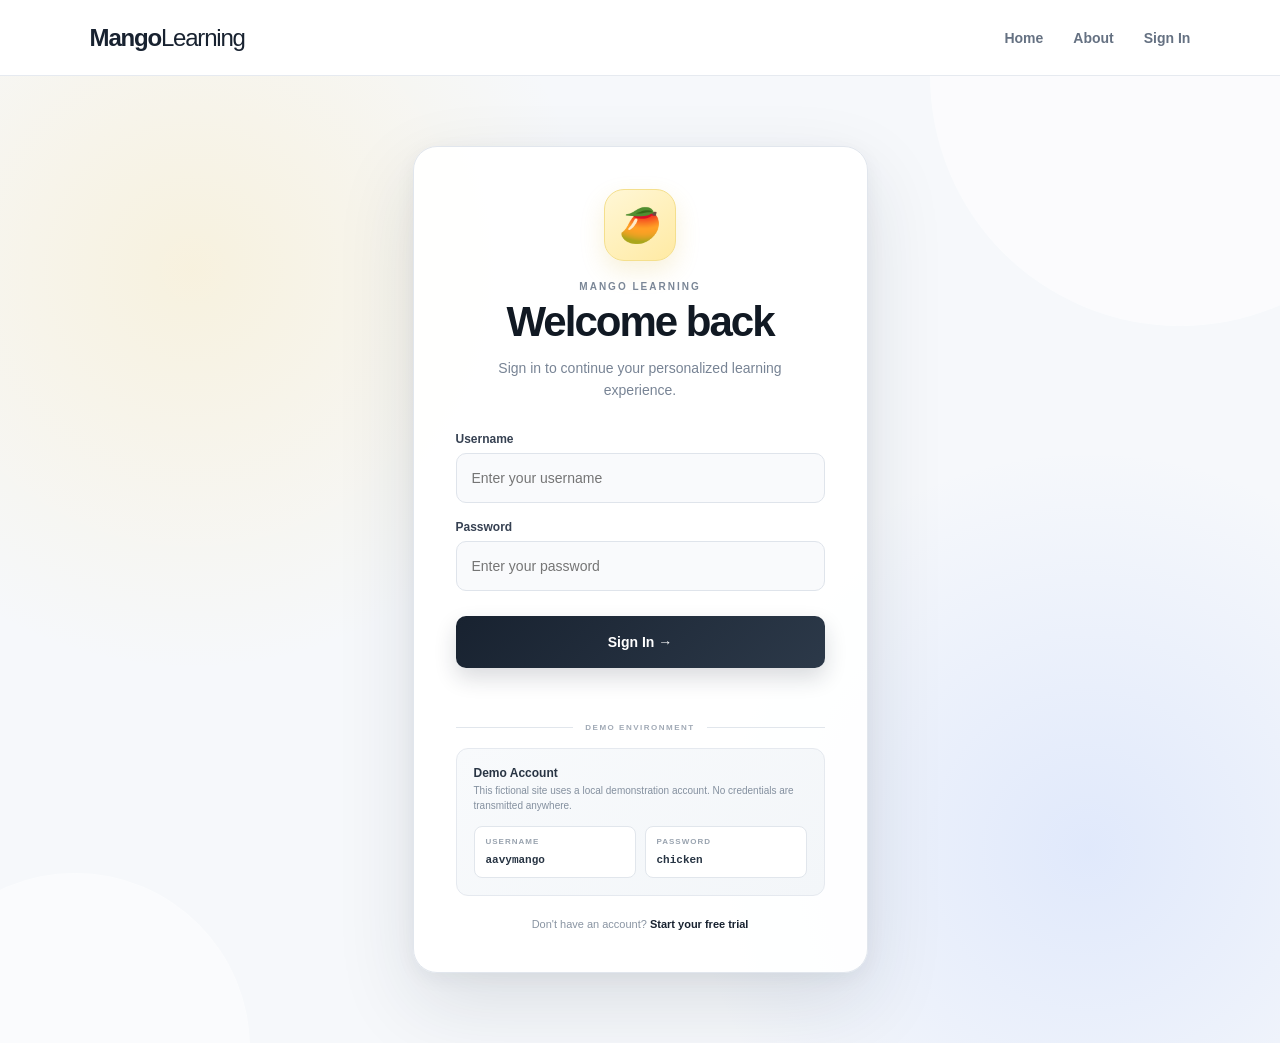
<file: index.html>
<!DOCTYPE html>
<html lang="en">

<head>

    <meta charset="UTF-8">

    <meta name="viewport"
          content="width=device-width, initial-scale=1.0">

    <title>Sign In | MangoLearning</title>


    <style>

        * {
            box-sizing: border-box;
        }

        html {
            scroll-behavior: smooth;
        }

        body {
            margin: 0;

            font-family:
                Inter,
                Arial,
                Helvetica,
                sans-serif;

            color: #182230;

            background: #f6f8fb;
        }

        a {
            text-decoration: none;
            color: inherit;
        }


        /* NAVBAR */

        .navbar {
            height: 76px;

            padding: 0 7%;

            display: flex;
            align-items: center;
            justify-content: space-between;

            background: rgba(255,255,255,.94);

            border-bottom:
                1px solid #e6eaf0;

            position: sticky;
            top: 0;

            z-index: 100;

            backdrop-filter: blur(14px);
        }


        .logo {
            font-size: 24px;

            font-weight: 850;

            letter-spacing: -1.2px;
        }


        .logo span {
            font-weight: 400;
        }


        .navbar nav {
            display: flex;
            gap: 30px;
        }


        .navbar nav a {
            color: #657182;

            font-size: 14px;

            font-weight: 700;

            transition: color .2s ease;
        }


        .navbar nav a:hover {
            color: #182230;
        }


        /* LOGIN BACKGROUND */

        .login-container {

            min-height:
                calc(100vh - 76px);

            display: flex;

            align-items: center;
            justify-content: center;

            padding: 70px 20px;

            position: relative;

            overflow: hidden;

            background:

                radial-gradient(
                    circle at 15% 20%,
                    rgba(255,211,92,.18),
                    transparent 30%
                ),

                radial-gradient(
                    circle at 85% 80%,
                    rgba(91,140,255,.14),
                    transparent 30%
                ),

                #f6f8fb;
        }


        .login-container::before {

            content: "";

            position: absolute;

            width: 500px;
            height: 500px;

            border-radius: 50%;

            background:
                rgba(255,255,255,.55);

            top: -250px;
            right: -150px;

            pointer-events: none;
        }


        .login-container::after {

            content: "";

            position: absolute;

            width: 350px;
            height: 350px;

            border-radius: 50%;

            background:
                rgba(255,255,255,.5);

            bottom: -180px;
            left: -100px;

            pointer-events: none;
        }


        /* CARD */

        .login-card {

            width: 100%;

            max-width: 455px;

            padding: 42px;

            position: relative;

            z-index: 2;

            background:
                rgba(255,255,255,.96);

            border:
                1px solid #e1e6ed;

            border-radius: 24px;

            box-shadow:

                0 30px 80px
                rgba(28,40,58,.12),

                0 5px 20px
                rgba(28,40,58,.05);

            text-align: center;

            animation:
                loginEnter .55s
                cubic-bezier(.2,.8,.2,1);
        }


        @keyframes loginEnter {

            from {
                opacity: 0;

                transform:
                    translateY(25px)
                    scale(.97);
            }

            to {
                opacity: 1;

                transform:
                    translateY(0)
                    scale(1);
            }

        }


        /* ICON */

        .login-icon {

            width: 72px;
            height: 72px;

            margin:
                0 auto 20px;

            display: flex;

            align-items: center;
            justify-content: center;

            background:
                linear-gradient(
                    145deg,
                    #fff7d6,
                    #ffeaa3
                );

            border:
                1px solid #f4df8d;

            border-radius: 20px;

            font-size: 34px;

            box-shadow:
                0 10px 25px
                rgba(218,176,48,.18);

            animation:
                mangoFloat 3s
                ease-in-out infinite;
        }


        @keyframes mangoFloat {

            0%, 100% {
                transform:
                    translateY(0);
            }

            50% {
                transform:
                    translateY(-5px);
            }

        }


        /* TEXT */

        .eyebrow {

            color: #7b8797;

            font-size: 10px;

            letter-spacing: 2px;

            font-weight: 900;

            margin-bottom: 8px;
        }


        .login-card h1 {

            margin: 0;

            color: #111923;

            font-size: 42px;

            font-weight: 850;

            letter-spacing: -2px;

            line-height: 1.05;
        }


        .subtitle {

            max-width: 330px;

            margin:
                13px auto 30px;

            color: #788495;

            font-size: 14px;

            line-height: 1.6;
        }


        /* FORM */

        #loginForm {
            text-align: left;
        }


        #loginForm label {

            display: block;

            margin:
                17px 0 7px;

            color: #364152;

            font-size: 12px;

            font-weight: 800;
        }


        #loginForm input {

            width: 100%;

            height: 50px;

            padding:
                0 15px;

            background: #f9fafc;

            color: #182230;

            border:
                1px solid #dfe4eb;

            border-radius: 10px;

            outline: none;

            font-family: inherit;

            font-size: 14px;

            transition:
                background .2s ease,
                border-color .2s ease,
                box-shadow .2s ease;
        }


        #loginForm input:focus {

            background: white;

            border-color: #182230;

            box-shadow:
                0 0 0 4px
                rgba(24,34,48,.07);
        }


        /* BUTTON */

        #loginForm button {

            width: 100%;

            height: 52px;

            margin-top: 25px;

            border: none;

            border-radius: 10px;

            background:
                linear-gradient(
                    135deg,
                    #182230,
                    #2c3949
                );

            color: white;

            font-family: inherit;

            font-size: 14px;

            font-weight: 800;

            cursor: pointer;

            box-shadow:
                0 10px 22px
                rgba(24,34,48,.16);

            transition:
                transform .2s ease,
                box-shadow .2s ease;
        }


        #loginForm button:hover {

            transform:
                translateY(-2px);

            box-shadow:
                0 15px 30px
                rgba(24,34,48,.22);
        }


        /* ERROR */

        .error-message {

            min-height: 18px;

            margin:
                11px 0 0;

            color: #c0392b;

            font-size: 12px;

            font-weight: 700;
        }


        /* DIVIDER */

        .login-divider {

            display: flex;

            align-items: center;

            gap: 12px;

            margin:
                26px 0 16px;

            color: #a1aab6;

            font-size: 8px;

            font-weight: 900;

            letter-spacing: 1.5px;
        }


        .login-divider::before,
        .login-divider::after {

            content: "";

            height: 1px;

            flex: 1;

            background: #e1e6ec;
        }


        /* DEMO BOX */

        .demo-box {

            padding: 17px;

            text-align: left;

            background:
                linear-gradient(
                    145deg,
                    #f8fafc,
                    #f3f6f9
                );

            border:
                1px solid #e5e9ef;

            border-radius: 12px;
        }


        .demo-box strong {

            display: block;

            color: #293544;

            font-size: 12px;

            margin-bottom: 3px;
        }


        .demo-box p {

            margin:
                0 0 13px;

            color: #84909f;

            font-size: 10px;

            line-height: 1.5;
        }


        .demo-credentials {

            display: grid;

            grid-template-columns:
                1fr 1fr;

            gap: 9px;
        }


        .demo-credentials div {

            padding:
                10px 11px;

            background: white;

            border:
                1px solid #e1e6ec;

            border-radius: 8px;
        }


        .demo-credentials span {

            display: block;

            color: #99a3af;

            font-size: 8px;

            text-transform: uppercase;

            letter-spacing: 1px;

            font-weight: 900;

            margin-bottom: 3px;
        }


        .demo-credentials code {

            color: #273443;

            font-size: 11px;

            font-family: monospace;

            font-weight: 700;
        }


        /* FOOTER */

        .login-footer {

            margin:
                22px 0 0;

            color: #8994a2;

            font-size: 11px;
        }


        .login-footer a {

            color: #182230;

            font-weight: 800;
        }


        /* MOBILE */

        @media (max-width: 520px) {

            .navbar {
                padding: 0 5%;
            }

            .navbar nav {
                gap: 13px;
            }

            .navbar nav a {
                font-size: 11px;
            }

            .login-container {
                padding:
                    35px 15px;
            }

            .login-card {
                padding:
                    32px 22px;

                border-radius: 20px;
            }

            .login-card h1 {
                font-size: 35px;
            }

            .demo-credentials {
                grid-template-columns:
                    1fr;
            }

        }

    </style>

</head>


<body>


<header class="navbar">

    <div class="logo">
        Mango<span>Learning</span>
    </div>


    <nav>

        <a href="index.html">
            Home
        </a>

        <a href="about.html">
            About
        </a>

        <a href="login.html">
            Sign In
        </a>

    </nav>

</header>



<main class="login-container">


    <section class="login-card">


        <div class="login-icon">
            🥭
        </div>


        <p class="eyebrow">
            MANGO LEARNING
        </p>


        <h1>
            Welcome back
        </h1>


        <p class="subtitle">
            Sign in to continue your personalized
            learning experience.
        </p>



        <form id="loginForm">


            <label for="username">
                Username
            </label>


            <input
                type="text"
                id="username"
                placeholder="Enter your username"
                autocomplete="off"
                required
            >


            <label for="password">
                Password
            </label>


            <input
                type="password"
                id="password"
                placeholder="Enter your password"
                required
            >


            <button type="submit">
                Sign In →
            </button>


        </form>



        <p
            id="errorMessage"
            class="error-message">
        </p>



        <div class="login-divider">

            <span>
                DEMO ENVIRONMENT
            </span>

        </div>



        <div class="demo-box">

            <strong>
                Demo Account
            </strong>

            <p>
                This fictional site uses a local demonstration account.
                No credentials are transmitted anywhere.
            </p>


            <div class="demo-credentials">

                <div>

                    <span>
                        Username
                    </span>

                    <code>
                        aavymango
                    </code>

                </div>


                <div>

                    <span>
                        Password
                    </span>

                    <code>
                        chicken
                    </code>

                </div>

            </div>

        </div>



        <p class="login-footer">

            Don't have an account?

            <a href="index.html">
                Start your free trial
            </a>

        </p>


    </section>


</main>



<script>

    /*
     * LOCAL DEMO LOGIN
     */

    const DEMO_USERNAME =
        "aavymango";

    const DEMO_PASSWORD =
        "chicken";


    const form =
        document.getElementById("loginForm");


    const errorMessage =
        document.getElementById("errorMessage");


    form.addEventListener(
        "submit",
        function(event) {

            event.preventDefault();


            const username =
                document
                    .getElementById("username")
                    .value
                    .trim();


            const password =
                document
                    .getElementById("password")
                    .value;


            if (
                username === DEMO_USERNAME &&
                password === DEMO_PASSWORD
            ) {

                /*
                 * Successful login:
                 * send the visitor to the
                 * deployed MangoLearning site.
                 */

                window.location.href =
                    "https://mangolearning.onrender.com";

            }

            else {

                errorMessage.textContent =
                    "Incorrect demo username or password.";

            }

        }
    );

</script>


</body>

</html>
</file>
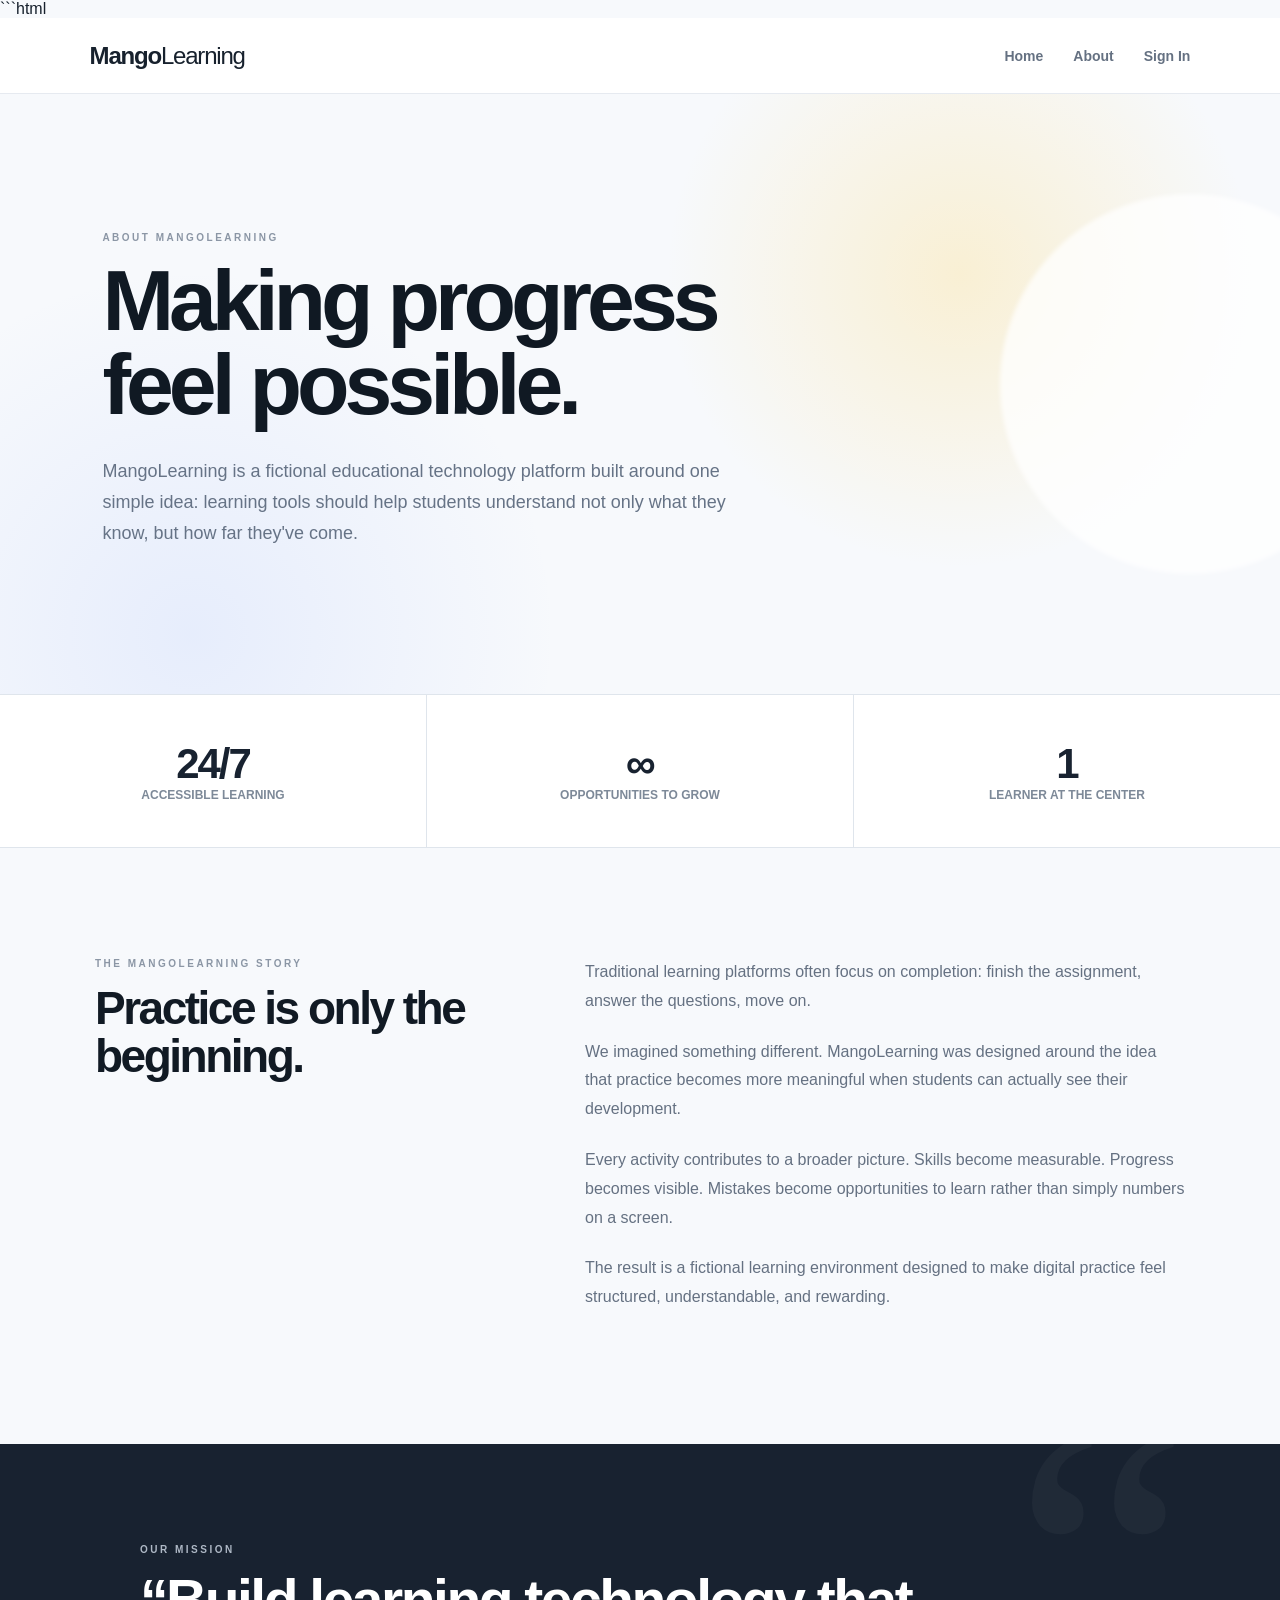
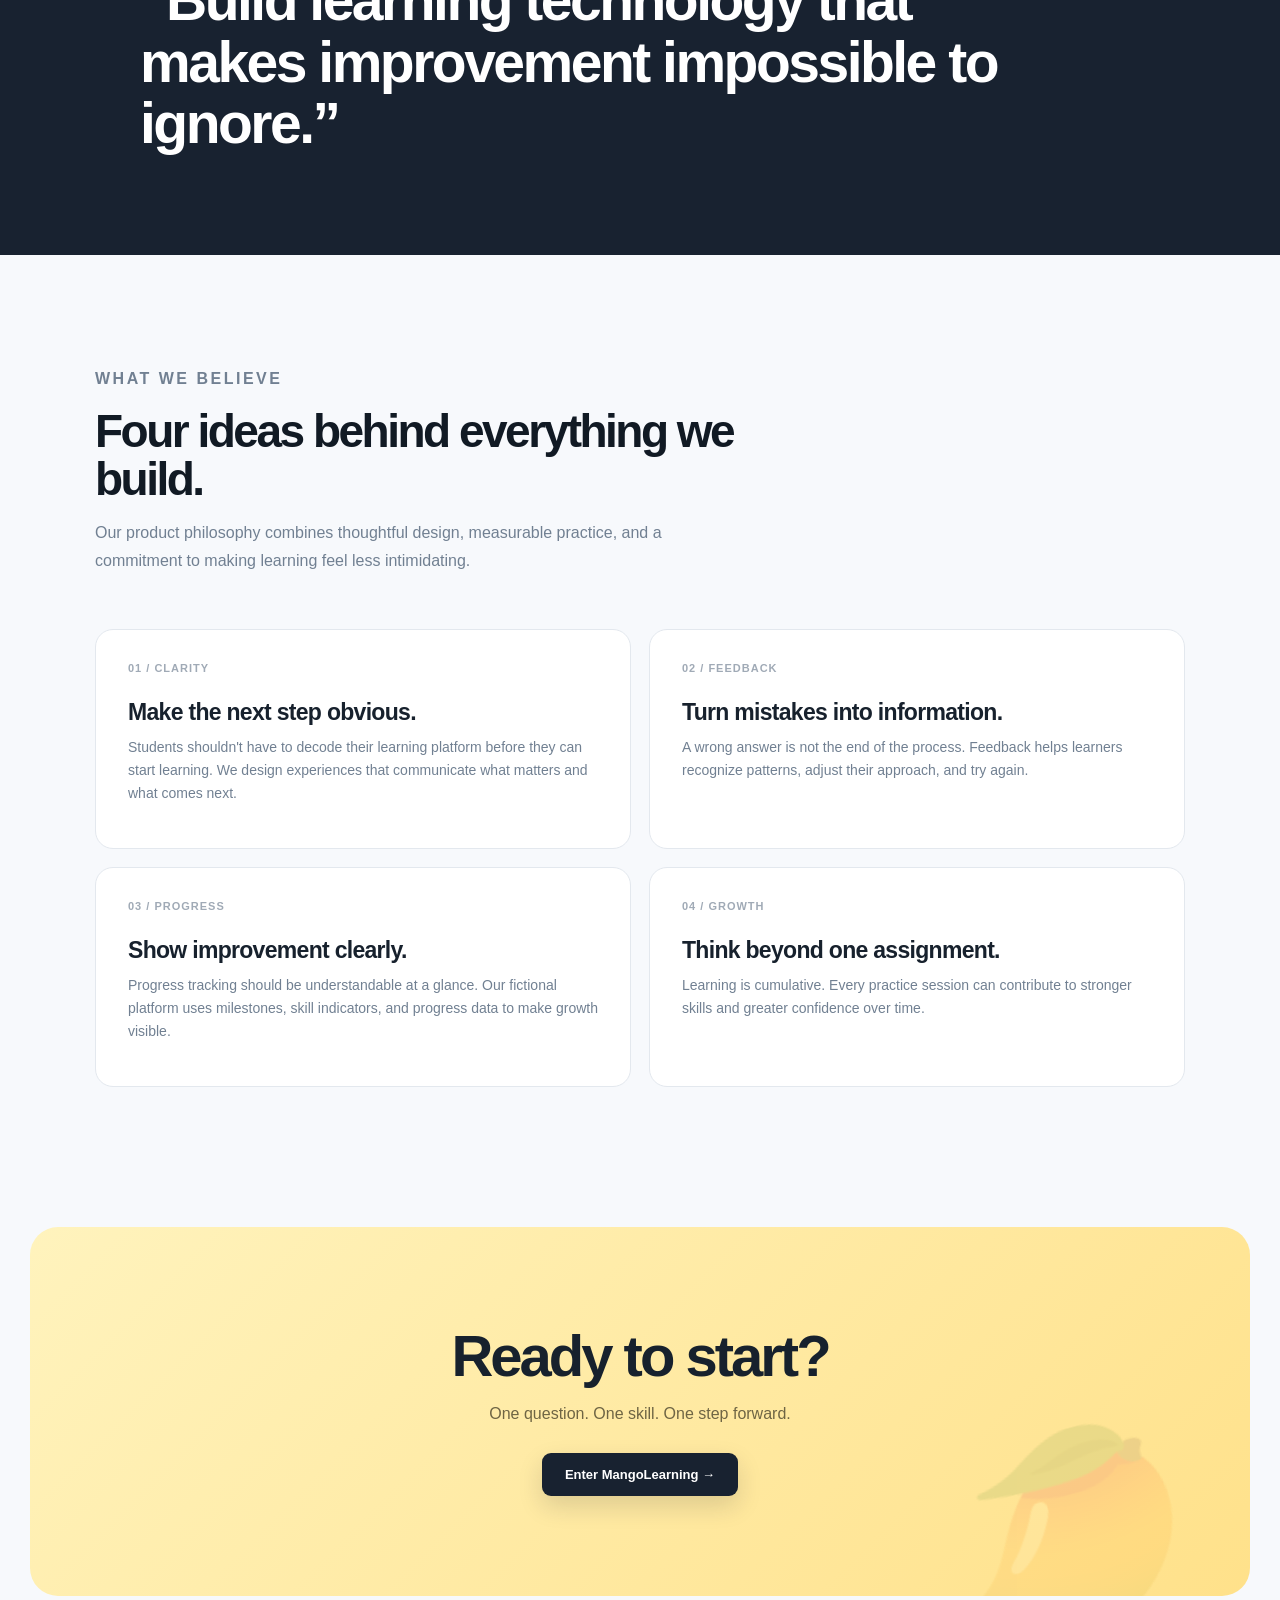
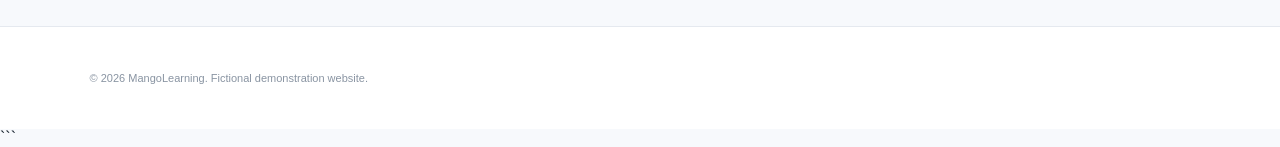
<file: about.html>
```html
<!DOCTYPE html>
<html lang="en">

<head>

    <meta charset="UTF-8">

    <meta name="viewport"
          content="width=device-width, initial-scale=1.0">

    <title>About | MangoLearning</title>


    <style>

        /* =========================================
           RESET
        ========================================= */

        * {
            box-sizing: border-box;
        }

        html {
            scroll-behavior: smooth;
        }

        body {
            margin: 0;

            font-family:
                Inter,
                Arial,
                Helvetica,
                sans-serif;

            color: #17212d;

            background: #f7f9fc;
        }

        a {
            color: inherit;
            text-decoration: none;
        }


        /* =========================================
           NAVBAR
        ========================================= */

        .navbar {
            height: 76px;

            padding: 0 7%;

            display: flex;

            align-items: center;

            justify-content: space-between;

            background: rgba(255,255,255,.92);

            border-bottom:
                1px solid #e6eaf0;

            position: sticky;

            top: 0;

            z-index: 100;

            backdrop-filter: blur(14px);
        }


        .logo {
            font-size: 24px;

            font-weight: 850;

            letter-spacing: -1.2px;
        }


        .logo span {
            font-weight: 400;
        }


        .navbar nav {
            display: flex;

            gap: 30px;
        }


        .navbar nav a {
            color: #657182;

            font-size: 14px;

            font-weight: 700;

            transition:
                color .2s ease;
        }


        .navbar nav a:hover {
            color: #17212d;
        }


        /* =========================================
           HERO
        ========================================= */

        .about-hero {

            min-height: 600px;

            padding:
                110px 8% 100px;

            display: flex;

            flex-direction: column;

            justify-content: center;

            position: relative;

            overflow: hidden;

            background:
                radial-gradient(
                    circle at 75% 30%,
                    rgba(255,211,92,.25),
                    transparent 28%
                ),

                radial-gradient(
                    circle at 15% 90%,
                    rgba(110,150,255,.12),
                    transparent 30%
                ),

                #f7f9fc;
        }


        .hero-glow {

            position: absolute;

            width: 380px;

            height: 380px;

            border-radius: 50%;

            background:
                rgba(255,255,255,.75);

            right: -100px;

            top: 100px;

            filter: blur(2px);

            pointer-events: none;
        }


        .eyebrow {

            margin: 0 0 15px;

            color: #8b96a5;

            font-size: 10px;

            font-weight: 900;

            letter-spacing: 2.5px;
        }


        .about-hero h1 {

            max-width: 850px;

            margin: 0;

            font-size:
                clamp(48px, 7vw, 86px);

            line-height: .98;

            letter-spacing: -5px;

            font-weight: 900;

            color: #101923;
        }


        .hero-highlight {
            position: relative;
            display: inline-block;
        }


        .hero-highlight::after {

            content: "";

            position: absolute;

            height: 9px;

            left: 3px;

            right: 3px;

            bottom: 4px;

            z-index: -1;

            border-radius: 20px;

            background: #ffe28a;
        }


        .about-hero > p:last-child {

            max-width: 650px;

            margin-top: 30px;

            color: #667386;

            font-size: 18px;

            line-height: 1.7;
        }


        /* =========================================
           STATS
        ========================================= */

        .stats {

            display: grid;

            grid-template-columns:
                repeat(3, 1fr);

            gap: 1px;

            background: #dfe5ec;

            border-top:
                1px solid #dfe5ec;

            border-bottom:
                1px solid #dfe5ec;
        }


        .stat {

            padding:
                45px 30px;

            text-align: center;

            background: white;
        }


        .stat-number {

            display: block;

            font-size: 42px;

            font-weight: 900;

            letter-spacing: -2px;

            color: #182230;
        }


        .stat-label {

            margin-top: 5px;

            color: #7d8998;

            font-size: 12px;

            font-weight: 700;
        }


        /* =========================================
           STORY
        ========================================= */

        .section {

            max-width: 1150px;

            margin: auto;

            padding:
                110px 30px;
        }


        .story-grid {

            display: grid;

            grid-template-columns:
                .8fr 1.2fr;

            gap: 90px;

            align-items: start;
        }


        .section h2 {

            margin: 0;

            color: #111a24;

            font-size: 46px;

            line-height: 1.05;

            letter-spacing: -2.5px;
        }


        .story-content p {

            color: #657182;

            font-size: 16px;

            line-height: 1.8;

            margin-top: 0;

            margin-bottom: 22px;
        }


        /* =========================================
           BIG QUOTE
        ========================================= */

        .quote-section {

            padding:
                100px 8%;

            background: #182230;

            color: white;

            position: relative;

            overflow: hidden;
        }


        .quote-section::before {

            content: "“";

            position: absolute;

            right: 7%;

            top: -80px;

            font-size: 400px;

            line-height: 1;

            color:
                rgba(255,255,255,.035);

            font-family: Georgia, serif;
        }


        .quote-inner {

            max-width: 1000px;

            margin: auto;

            position: relative;

            z-index: 2;
        }


        .quote-inner .eyebrow {
            color: #aeb8c5;
        }


        .quote {

            max-width: 900px;

            margin: 0;

            font-size:
                clamp(30px, 5vw, 57px);

            line-height: 1.08;

            letter-spacing: -2.5px;

            font-weight: 800;
        }


        /* =========================================
           VALUES
        ========================================= */

        .values-heading {

            max-width: 650px;

            margin-bottom: 55px;
        }


        .values-heading p {

            color: #718092;

            font-size: 16px;

            line-height: 1.7;
        }


        .values-grid {

            display: grid;

            grid-template-columns:
                repeat(2, 1fr);

            gap: 18px;
        }


        .value-card {

            padding: 32px;

            background: white;

            border:
                1px solid #e3e8ee;

            border-radius: 18px;

            min-height: 220px;

            transition:
                transform .25s ease,
                box-shadow .25s ease,
                border-color .25s ease;
        }


        .value-card:hover {

            transform:
                translateY(-7px);

            border-color:
                #d4dae2;

            box-shadow:
                0 20px 45px
                rgba(25,38,55,.09);
        }


        .value-number {

            color: #a0aab6;

            font-size: 11px;

            font-weight: 900;

            letter-spacing: 1px;
        }


        .value-card h3 {

            margin:
                25px 0 10px;

            font-size: 23px;

            letter-spacing: -.7px;
        }


        .value-card p {

            margin: 0;

            color: #718092;

            font-size: 14px;

            line-height: 1.65;
        }


        /* =========================================
           CTA
        ========================================= */

        .cta {

            margin: 30px;

            padding:
                100px 30px;

            border-radius: 28px;

            text-align: center;

            position: relative;

            overflow: hidden;

            background:
                linear-gradient(
                    135deg,
                    #fff3bd,
                    #ffe18a
                );
        }


        .cta::before {

            content: "🥭";

            position: absolute;

            font-size: 190px;

            opacity: .12;

            right: 5%;

            bottom: -50px;

            transform:
                rotate(-15deg);
        }


        .cta h2 {

            margin: 0;

            font-size:
                clamp(35px, 5vw, 58px);

            line-height: 1;

            letter-spacing: -3px;

            position: relative;
        }


        .cta p {

            margin:
                20px auto 30px;

            color: #6f6544;

            font-size: 16px;

            position: relative;
        }


        .primary-button {

            display: inline-flex;

            align-items: center;

            justify-content: center;

            padding:
                14px 23px;

            background: #182230;

            color: white;

            border-radius: 9px;

            font-size: 13px;

            font-weight: 800;

            box-shadow:
                0 10px 25px
                rgba(24,34,48,.15);

            transition:
                transform .2s ease,
                box-shadow .2s ease;
        }


        .primary-button:hover {

            transform:
                translateY(-3px);

            box-shadow:
                0 15px 30px
                rgba(24,34,48,.22);
        }


        /* =========================================
           FOOTER
        ========================================= */

        footer {

            padding:
                45px 7%;

            background: white;

            border-top:
                1px solid #e5e9ef;

            color: #8994a2;

            font-size: 11px;
        }


        /* =========================================
           MOBILE
        ========================================= */

        @media (max-width: 750px) {

            .navbar {
                padding: 0 5%;
            }

            .navbar nav {
                gap: 13px;
            }

            .navbar nav a {
                font-size: 11px;
            }

            .about-hero {
                min-height: 500px;

                padding:
                    80px 7%;
            }

            .about-hero h1 {
                letter-spacing: -3px;
            }

            .stats {
                grid-template-columns:
                    1fr;
            }

            .story-grid {
                grid-template-columns:
                    1fr;

                gap: 35px;
            }

            .section h2 {
                font-size: 38px;
            }

            .values-grid {
                grid-template-columns:
                    1fr;
            }

            .cta {
                margin: 15px;

                padding:
                    75px 25px;
            }

        }

    </style>

</head>


<body>


<!-- =========================================
     NAVIGATION
========================================= -->

<header class="navbar">

    <div class="logo">
        Mango<span>Learning</span>
    </div>


    <nav>

        <a href="index.html">
            Home
        </a>

        <a href="about.html">
            About
        </a>

        <a href="login.html">
            Sign In
        </a>

    </nav>

</header>



<!-- =========================================
     HERO
========================================= -->

<section class="about-hero">

    <div class="hero-glow"></div>


    <p class="eyebrow">
        ABOUT MANGOLEARNING
    </p>


    <h1>

        Making progress
        <span class="hero-highlight">
            feel possible.
        </span>

    </h1>


    <p>

        MangoLearning is a fictional educational technology
        platform built around one simple idea: learning tools
        should help students understand not only what they know,
        but how far they've come.

    </p>

</section>



<!-- =========================================
     STATS
========================================= -->

<section class="stats">

    <div class="stat">

        <span class="stat-number">
            24/7
        </span>

        <span class="stat-label">
            ACCESSIBLE LEARNING
        </span>

    </div>


    <div class="stat">

        <span class="stat-number">
            ∞
        </span>

        <span class="stat-label">
            OPPORTUNITIES TO GROW
        </span>

    </div>


    <div class="stat">

        <span class="stat-number">
            1
        </span>

        <span class="stat-label">
            LEARNER AT THE CENTER
        </span>

    </div>

</section>



<!-- =========================================
     STORY
========================================= -->

<section class="section">


    <div class="story-grid">


        <div>

            <p class="eyebrow">
                THE MANGOLEARNING STORY
            </p>

            <h2>
                Practice is only
                the beginning.
            </h2>

        </div>


        <div class="story-content">

            <p>

                Traditional learning platforms often focus on
                completion: finish the assignment, answer the
                questions, move on.

            </p>


            <p>

                We imagined something different.

                MangoLearning was designed around the idea that
                practice becomes more meaningful when students
                can actually see their development.

            </p>


            <p>

                Every activity contributes to a broader picture.
                Skills become measurable. Progress becomes visible.
                Mistakes become opportunities to learn rather than
                simply numbers on a screen.

            </p>


            <p>

                The result is a fictional learning environment
                designed to make digital practice feel structured,
                understandable, and rewarding.

            </p>

        </div>

    </div>

</section>



<!-- =========================================
     MISSION
========================================= -->

<section class="quote-section">

    <div class="quote-inner">

        <p class="eyebrow">
            OUR MISSION
        </p>


        <p class="quote">

            “Build learning technology
            that makes improvement
            impossible to ignore.”

        </p>

    </div>

</section>



<!-- =========================================
     VALUES
========================================= -->

<section class="section">


    <div class="values-heading">

        <p class="eyebrow">
            WHAT WE BELIEVE
        </p>


        <h2>
            Four ideas behind
            everything we build.
        </h2>


        <p>

            Our product philosophy combines thoughtful design,
            measurable practice, and a commitment to making
            learning feel less intimidating.

        </p>

    </div>



    <div class="values-grid">


        <article class="value-card">

            <span class="value-number">
                01 / CLARITY
            </span>


            <h3>
                Make the next step obvious.
            </h3>


            <p>

                Students shouldn't have to decode their learning
                platform before they can start learning. We design
                experiences that communicate what matters and
                what comes next.

            </p>

        </article>



        <article class="value-card">

            <span class="value-number">
                02 / FEEDBACK
            </span>


            <h3>
                Turn mistakes into information.
            </h3>


            <p>

                A wrong answer is not the end of the process.
                Feedback helps learners recognize patterns,
                adjust their approach, and try again.

            </p>

        </article>



        <article class="value-card">

            <span class="value-number">
                03 / PROGRESS
            </span>


            <h3>
                Show improvement clearly.
            </h3>


            <p>

                Progress tracking should be understandable at a
                glance. Our fictional platform uses milestones,
                skill indicators, and progress data to make growth
                visible.

            </p>

        </article>



        <article class="value-card">

            <span class="value-number">
                04 / GROWTH
            </span>


            <h3>
                Think beyond one assignment.
            </h3>


            <p>

                Learning is cumulative. Every practice session can
                contribute to stronger skills and greater confidence
                over time.

            </p>

        </article>


    </div>

</section>



<!-- =========================================
     CTA
========================================= -->

<section class="cta">


    <h2>
        Ready to start?
    </h2>


    <p>
        One question. One skill. One step forward.
    </p>


    <a
        class="primary-button"
        href="login.html">

        Enter MangoLearning →

    </a>


</section>



<!-- =========================================
     FOOTER
========================================= -->

<footer>

    © 2026 MangoLearning.
    Fictional demonstration website.

</footer>


</body>

</html>
```
</file>
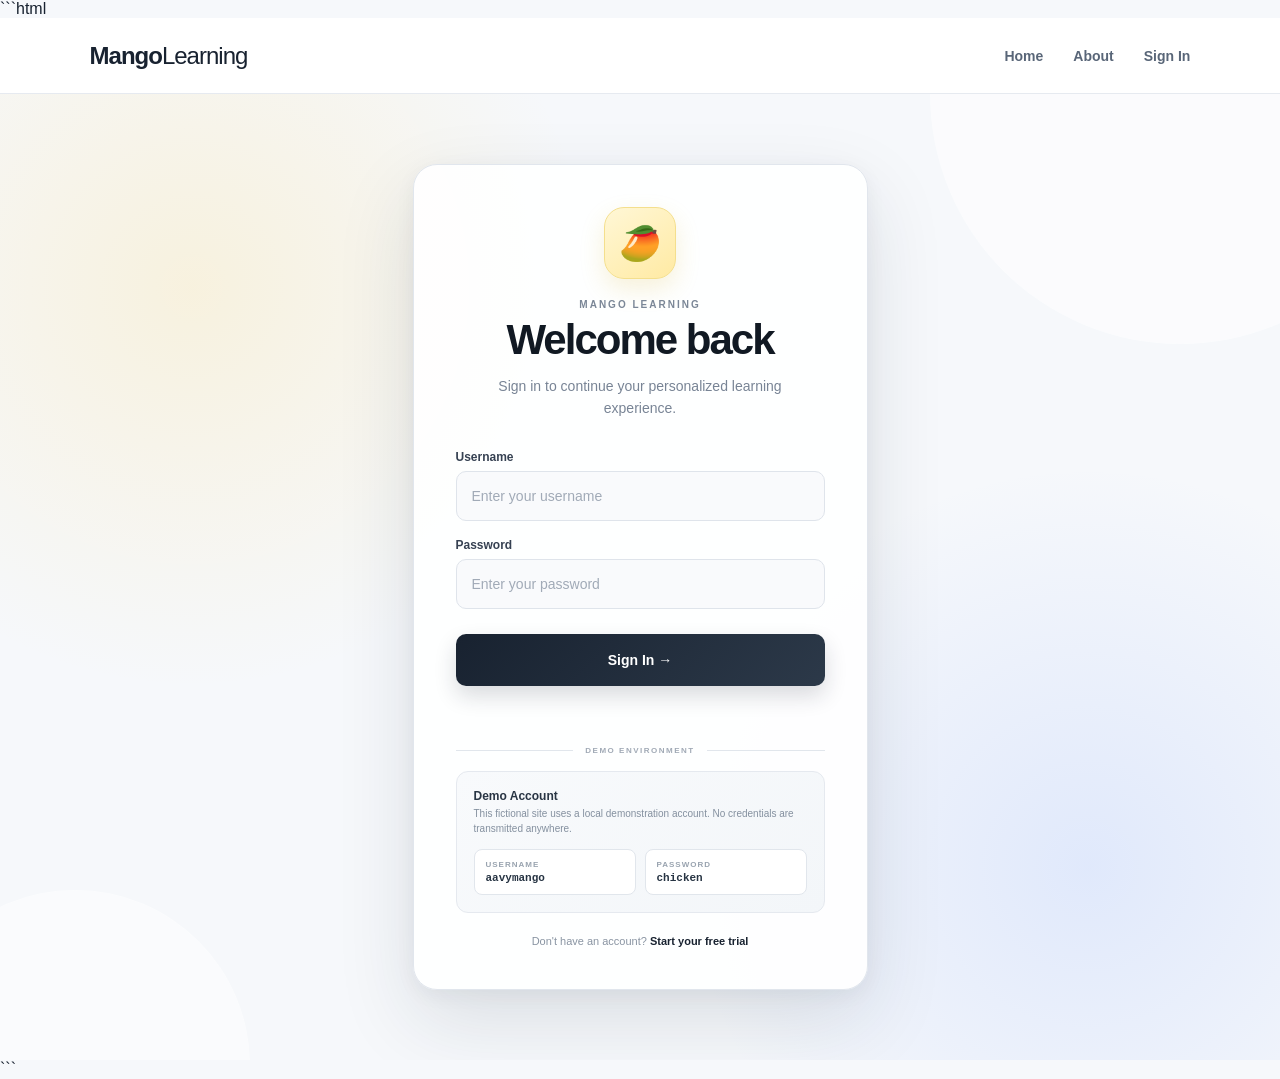
<file: login.html>
```html
<!DOCTYPE html>
<html lang="en">

<head>

    <meta charset="UTF-8">

    <meta name="viewport"
          content="width=device-width, initial-scale=1.0">

    <title>Sign In | Mango Learning</title>


    <style>

        /* =========================================
           GLOBAL
        ========================================= */

        * {
            box-sizing: border-box;
        }

        html {
            scroll-behavior: smooth;
        }

        body {
            margin: 0;

            font-family:
                Inter,
                Arial,
                Helvetica,
                sans-serif;

            color: #182230;

            background: #f6f8fb;
        }

        a {
            text-decoration: none;
            color: inherit;
        }


        /* =========================================
           NAVBAR
        ========================================= */

        .navbar {
            height: 76px;

            padding: 0 7%;

            display: flex;

            align-items: center;

            justify-content: space-between;

            background: white;

            border-bottom:
                1px solid #e6eaf0;
        }

        .logo {
            font-size: 24px;

            font-weight: 800;

            letter-spacing: -1px;
        }

        .logo span {
            font-weight: 400;
        }

        .navbar nav {
            display: flex;

            align-items: center;

            gap: 30px;
        }

        .navbar nav a {
            color: #596678;

            font-size: 14px;

            font-weight: 700;

            transition:
                color .2s ease,
                transform .2s ease;
        }

        .navbar nav a:hover {
            color: #182230;

            transform:
                translateY(-1px);
        }


        /* =========================================
           LOGIN BACKGROUND
        ========================================= */

        .login-container {

            min-height:
                calc(100vh - 76px);

            display: flex;

            align-items: center;

            justify-content: center;

            padding: 70px 20px;

            position: relative;

            overflow: hidden;

            background:

                radial-gradient(
                    circle at 15% 20%,
                    rgba(255, 211, 92, .18),
                    transparent 30%
                ),

                radial-gradient(
                    circle at 85% 80%,
                    rgba(91, 140, 255, .14),
                    transparent 30%
                ),

                #f6f8fb;
        }


        .login-container::before {

            content: "";

            position: absolute;

            width: 500px;

            height: 500px;

            border-radius: 50%;

            background:
                rgba(255,255,255,.55);

            top: -250px;

            right: -150px;

            pointer-events: none;
        }


        .login-container::after {

            content: "";

            position: absolute;

            width: 350px;

            height: 350px;

            border-radius: 50%;

            background:
                rgba(255,255,255,.5);

            bottom: -180px;

            left: -100px;

            pointer-events: none;
        }


        /* =========================================
           LOGIN CARD
        ========================================= */

        .login-card {

            width: 100%;

            max-width: 455px;

            padding: 42px;

            position: relative;

            z-index: 2;

            background:
                rgba(255,255,255,.95);

            border:
                1px solid #e1e6ed;

            border-radius: 24px;

            box-shadow:

                0 30px 80px
                rgba(28,40,58,.12),

                0 5px 20px
                rgba(28,40,58,.05);

            text-align: center;

            animation:
                loginEnter .55s
                cubic-bezier(.2,.8,.2,1);
        }


        @keyframes loginEnter {

            from {

                opacity: 0;

                transform:
                    translateY(25px)
                    scale(.97);
            }

            to {

                opacity: 1;

                transform:
                    translateY(0)
                    scale(1);
            }
        }


        /* =========================================
           MANGO ICON
        ========================================= */

        .login-icon {

            width: 72px;

            height: 72px;

            margin:
                0 auto 20px;

            display: flex;

            align-items: center;

            justify-content: center;

            background:
                linear-gradient(
                    145deg,
                    #fff7d6,
                    #ffeaa3
                );

            border:
                1px solid #f4df8d;

            border-radius: 20px;

            font-size: 34px;

            box-shadow:
                0 10px 25px
                rgba(218,176,48,.18);

            animation:
                mangoFloat 3s
                ease-in-out infinite;
        }


        @keyframes mangoFloat {

            0%,
            100% {
                transform:
                    translateY(0);
            }

            50% {
                transform:
                    translateY(-5px);
            }
        }


        /* =========================================
           HEADING
        ========================================= */

        .eyebrow {

            color: #7b8797;

            font-size: 10px;

            letter-spacing: 2px;

            font-weight: 900;

            margin-bottom: 8px;
        }


        .login-card h1 {

            margin: 0;

            color: #111923;

            font-size: 42px;

            font-weight: 850;

            letter-spacing: -2px;

            line-height: 1.05;
        }


        .subtitle {

            max-width: 330px;

            margin:
                13px auto 30px;

            color: #788495;

            font-size: 14px;

            line-height: 1.6;
        }


        /* =========================================
           FORM
        ========================================= */

        #loginForm {

            text-align: left;
        }


        #loginForm label {

            display: block;

            margin:
                17px 0 7px;

            color: #364152;

            font-size: 12px;

            font-weight: 800;
        }


        #loginForm input {

            width: 100%;

            height: 50px;

            padding:
                0 15px;

            background: #f9fafc;

            color: #182230;

            border:
                1px solid #dfe4eb;

            border-radius: 10px;

            outline: none;

            font-family: inherit;

            font-size: 14px;

            transition:
                background .2s ease,
                border-color .2s ease,
                box-shadow .2s ease,
                transform .2s ease;
        }


        #loginForm input::placeholder {

            color: #a1aab7;
        }


        #loginForm input:hover {

            background: white;
        }


        #loginForm input:focus {

            background: white;

            border-color: #182230;

            box-shadow:
                0 0 0 4px
                rgba(24,34,48,.07);

            transform:
                translateY(-1px);
        }


        /* =========================================
           BUTTON
        ========================================= */

        #loginForm button {

            width: 100%;

            height: 52px;

            margin-top: 25px;

            border: none;

            border-radius: 10px;

            background:
                linear-gradient(
                    135deg,
                    #182230,
                    #2c3949
                );

            color: white;

            font-family: inherit;

            font-size: 14px;

            font-weight: 800;

            cursor: pointer;

            box-shadow:
                0 10px 22px
                rgba(24,34,48,.16);

            transition:
                transform .2s ease,
                box-shadow .2s ease,
                filter .2s ease;
        }


        #loginForm button:hover {

            transform:
                translateY(-2px);

            filter:
                brightness(1.08);

            box-shadow:
                0 15px 30px
                rgba(24,34,48,.22);
        }


        #loginForm button:active {

            transform:
                translateY(0);
        }


        /* =========================================
           ERROR
        ========================================= */

        .error-message {

            min-height: 18px;

            margin:
                11px 0 0;

            color: #c0392b;

            font-size: 12px;

            font-weight: 700;
        }


        /* =========================================
           DIVIDER
        ========================================= */

        .login-divider {

            display: flex;

            align-items: center;

            gap: 12px;

            margin:
                26px 0 16px;

            color: #a1aab6;

            font-size: 8px;

            font-weight: 900;

            letter-spacing: 1.5px;
        }


        .login-divider::before,
        .login-divider::after {

            content: "";

            height: 1px;

            flex: 1;

            background: #e1e6ec;
        }


        /* =========================================
           DEMO ACCOUNT
        ========================================= */

        .demo-box {

            padding: 17px;

            text-align: left;

            background:
                linear-gradient(
                    145deg,
                    #f8fafc,
                    #f3f6f9
                );

            border:
                1px solid #e5e9ef;

            border-radius: 12px;
        }


        .demo-box strong {

            display: block;

            color: #293544;

            font-size: 12px;

            margin-bottom: 3px;
        }


        .demo-box p {

            margin:
                0 0 13px;

            color: #84909f;

            font-size: 10px;

            line-height: 1.5;
        }


        .demo-credentials {

            display: grid;

            grid-template-columns:
                1fr 1fr;

            gap: 9px;
        }


        .demo-credentials div {

            padding:
                10px 11px;

            background: white;

            border:
                1px solid #e1e6ec;

            border-radius: 8px;

            transition:
                transform .2s ease,
                box-shadow .2s ease;
        }


        .demo-credentials div:hover {

            transform:
                translateY(-2px);

            box-shadow:
                0 6px 15px
                rgba(30,40,60,.07);
        }


        .demo-credentials span {

            display: block;

            color: #99a3af;

            font-size: 8px;

            text-transform: uppercase;

            letter-spacing: 1px;

            font-weight: 900;

            margin-bottom: 3px;
        }


        .demo-credentials code {

            color: #273443;

            font-size: 11px;

            font-family:
                monospace;

            font-weight: 700;
        }


        /* =========================================
           FOOTER LINK
        ========================================= */

        .login-footer {

            margin:
                22px 0 0;

            color: #8994a2;

            font-size: 11px;
        }


        .login-footer a {

            color: #182230;

            font-weight: 800;
        }


        .login-footer a:hover {

            opacity: .65;
        }


        /* =========================================
           MOBILE
        ========================================= */

        @media (max-width: 520px) {

            .navbar {
                padding: 0 5%;
            }

            .navbar nav {
                gap: 12px;
            }

            .navbar nav a {
                font-size: 12px;
            }

            .login-container {
                padding:
                    35px 15px;
            }

            .login-card {
                padding:
                    32px 22px;

                border-radius: 20px;
            }

            .login-card h1 {
                font-size: 35px;
            }

            .login-icon {
                width: 62px;
                height: 62px;

                font-size: 29px;
            }

            .demo-credentials {
                grid-template-columns:
                    1fr;
            }
        }

    </style>

</head>


<body>


<header class="navbar">

    <div class="logo">
        Mango<span>Learning</span>
    </div>

    <nav>

        <a href="index.html">
            Home
        </a>

        <a href="about.html">
            About
        </a>

        <a href="login.html">
            Sign In
        </a>

    </nav>

</header>



<main class="login-container">


    <section class="login-card">


        <div class="login-icon">
            🥭
        </div>


        <p class="eyebrow">
            MANGO LEARNING
        </p>


        <h1>
            Welcome back
        </h1>


        <p class="subtitle">
            Sign in to continue your personalized
            learning experience.
        </p>



        <form id="loginForm">


            <label for="username">
                Username
            </label>


            <input
                type="text"
                id="username"
                placeholder="Enter your username"
                autocomplete="off"
                required
            >



            <label for="password">
                Password
            </label>


            <input
                type="password"
                id="password"
                placeholder="Enter your password"
                required
            >



            <button type="submit">
                Sign In →
            </button>


        </form>



        <p
            id="errorMessage"
            class="error-message">
        </p>



        <div class="login-divider">

            <span>
                DEMO ENVIRONMENT
            </span>

        </div>



        <div class="demo-box">

            <strong>
                Demo Account
            </strong>

            <p>
                This fictional site uses a local demonstration account.
                No credentials are transmitted anywhere.
            </p>


            <div class="demo-credentials">

                <div>

                    <span>
                        Username
                    </span>

                    <code>
                        aavymango
                    </code>

                </div>


                <div>

                    <span>
                        Password
                    </span>

                    <code>
                        chicken
                    </code>

                </div>

            </div>

        </div>



        <p class="login-footer">

            Don't have an account?

            <a href="index.html#pricing">
                Start your free trial
            </a>

        </p>


    </section>


</main>



<script>

    const DEMO_USERNAME =
        "aavymango";

    const DEMO_PASSWORD =
        "chicken";


    document
        .getElementById("loginForm")
        .addEventListener(
            "submit",
            function(event) {

                event.preventDefault();


                const username =
                    document
                        .getElementById("username")
                        .value
                        .trim();


                const password =
                    document
                        .getElementById("password")
                        .value;


                const errorMessage =
                    document
                        .getElementById("errorMessage");


                if (
                    username === DEMO_USERNAME &&
                    password === DEMO_PASSWORD
                ) {

                    errorMessage.textContent = "";

                    window.location.href =
                        "dashboard.html";

                }

                else {

                    errorMessage.textContent =
                        "Incorrect demo username or password.";

                }

            }
        );

</script>


</body>

</html>
```
</file>
